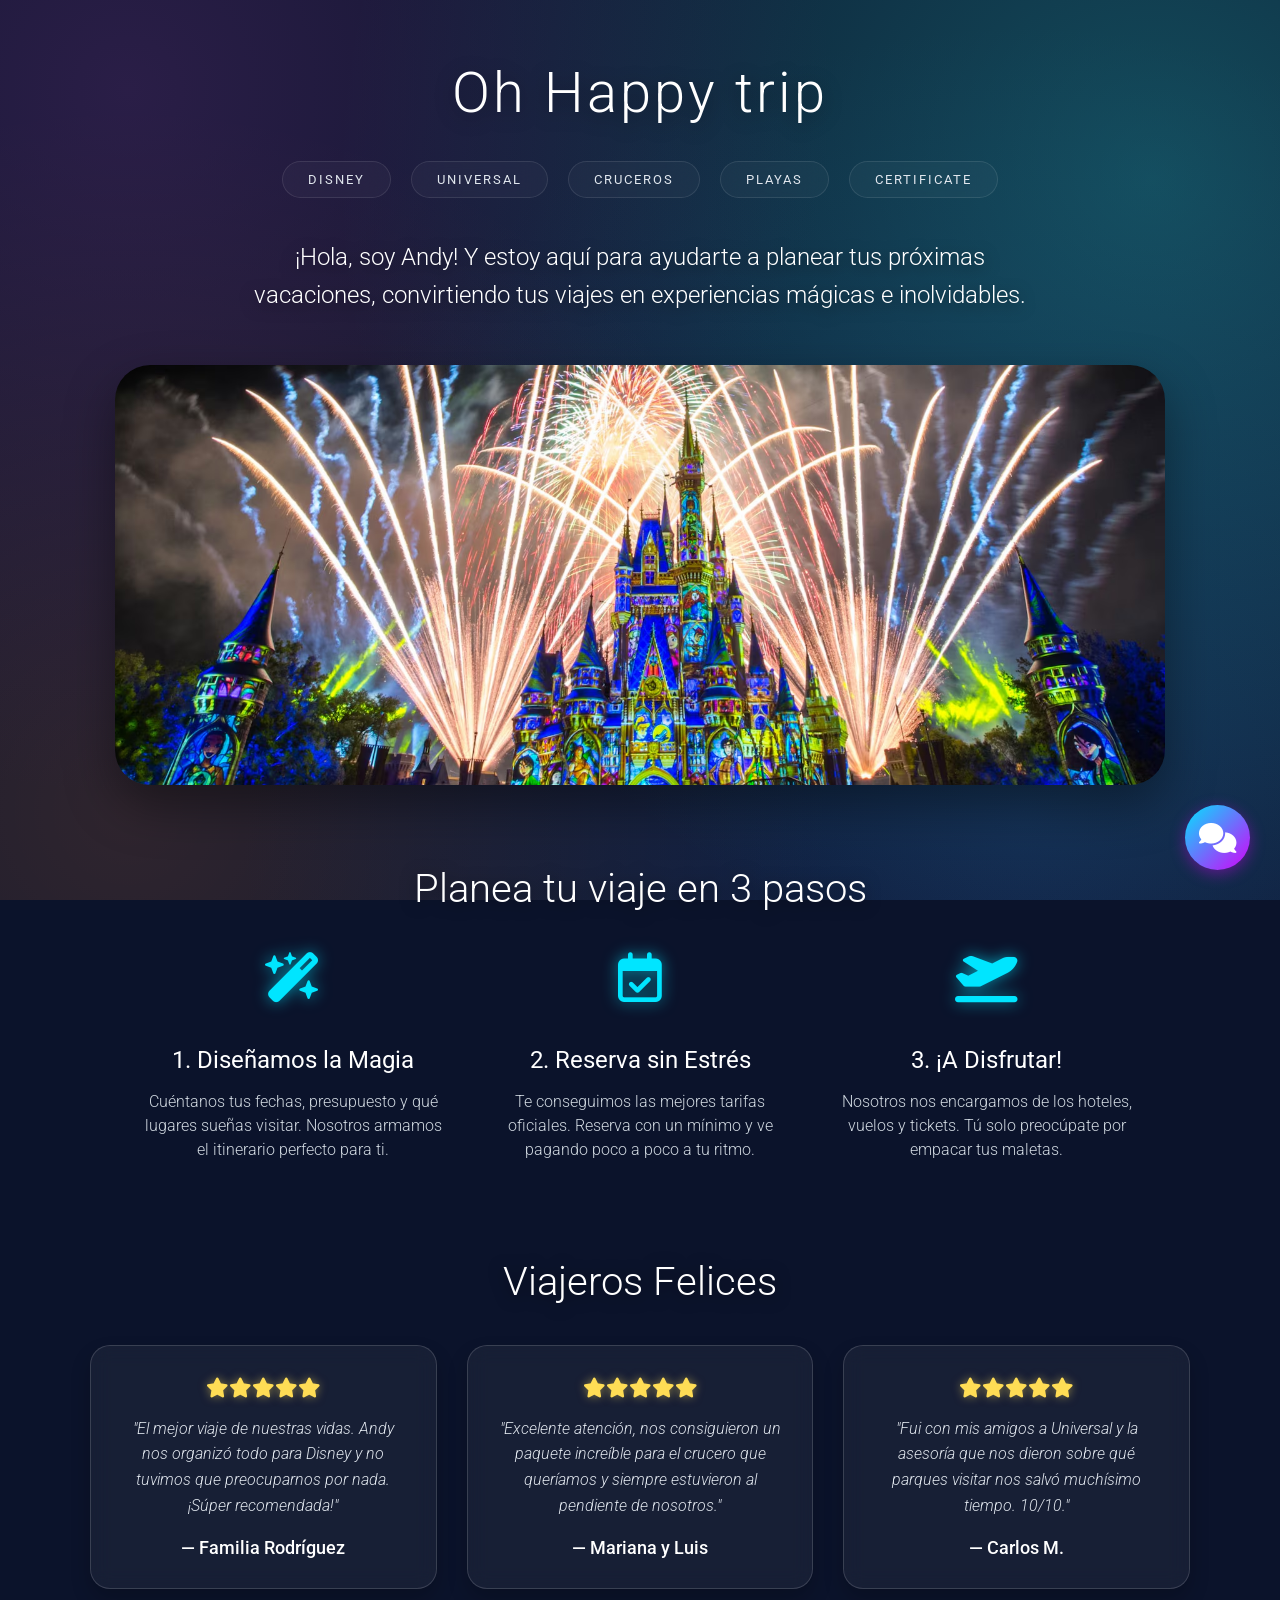
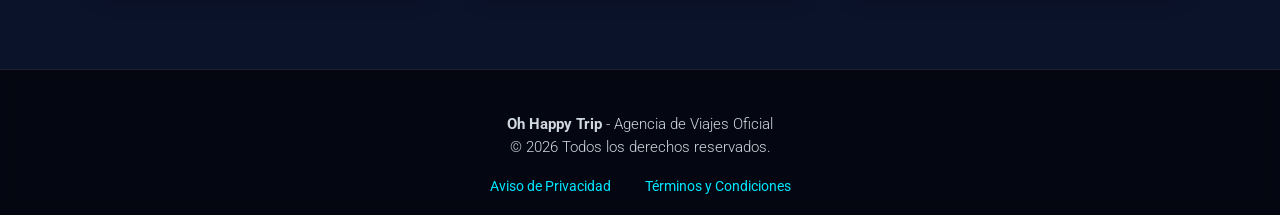
<file: index.html>
<!DOCTYPE html>
<html lang="es">
  <head>
    <meta charset="UTF-8" />
    <meta name="viewport" content="width=device-width, initial-scale=1.0" />
    <title>Oh happytrip</title>
    <link rel="stylesheet" href="https://cdnjs.cloudflare.com/ajax/libs/font-awesome/6.4.0/css/all.min.css" />
    <link rel="preconnect" href="https://fonts.googleapis.com" />
    <link rel="preconnect" href="https://fonts.gstatic.com" crossorigin />
    <link href="https://fonts.googleapis.com/css2?family=Roboto:ital,wght@0,100..900;1,100..900&display=swap" rel="stylesheet" />
    <link href="static/css/style.css" rel="stylesheet" />
  </head>
  <body class="fondo">
    
    <div class="fuegos-artificiales">
      <div class="fuego" style="left: 20%; animation-delay: 0s;"></div>
      <div class="fuego" style="left: 50%; animation-delay: 1.5s;"></div>
      <div class="fuego" style="left: 80%; animation-delay: 0.8s;"></div>
      <div class="fuego" style="left: 35%; animation-delay: 2.2s;"></div>
    </div>

    <!-- HEADER -->
    <div class="estiloHeader">
      <a href="/" class="header-btn"><h1>Oh Happy trip</h1></a>
      <div class="botones-nav">
        <a href="/disney.html" class="estilos"> Disney </a>
        <a href="/universal.html" class="estilos">Universal</a>
        <a href="/cruceros.html" class="estilos"> Cruceros </a>
        <a href="/playas.html" class="estilos"> Playas </a>
        <a href="/certificate.html" class="estilos"> Certificate </a>
      </div>
    </div>

    <!-- TEXTO DE BIENVENIDA (Flotante y elegante) -->
    <div class="caja-texto">
      <p>
        ¡Hola, soy Andy! Y estoy aquí para ayudarte a planear tus próximas vacaciones,
        convirtiendo tus viajes en experiencias mágicas e inolvidables.
      </p>
    </div>

    <!-- CARRUSEL -->
    <div class="carrusel-contenedor">
      <div class="carrusel-fotos">
        <img src="static\img\fireworks.avif" alt="Castillo Disney">
        <img src="static\img\hogwarts.png" alt="Viaje Hogwarts">
        <img src="static\img\crucero-carru.webp" alt="Viaje Crucero">
        <img src="static\img\playa.webp" alt="Castillo Disney">
      </div>
    </div>

<!-- SECCIÓN: ¿CÓMO FUNCIONA? -->
    <h2 class="seccion-titulo">Planea tu viaje en 3 pasos</h2>
    <div class="contenedor-pasos">
      <div class="paso">
        <i class="fa-solid fa-wand-magic-sparkles"></i>
        <h3>1. Diseñamos la Magia</h3>
        <p>Cuéntanos tus fechas, presupuesto y qué lugares sueñas visitar. Nosotros armamos el itinerario perfecto para ti.</p>
      </div>
      <div class="paso">
        <i class="fa-regular fa-calendar-check"></i>
        <h3>2. Reserva sin Estrés</h3>
        <p>Te conseguimos las mejores tarifas oficiales. Reserva con un mínimo y ve pagando poco a poco a tu ritmo.</p>
      </div>
      <div class="paso">
        <i class="fa-solid fa-plane-departure"></i>
        <h3>3. ¡A Disfrutar!</h3>
        <p>Nosotros nos encargamos de los hoteles, vuelos y tickets. Tú solo preocúpate por empacar tus maletas.</p>
      </div>
    </div>

    <!-- SECCIÓN: TESTIMONIOS -->
    <h2 class="seccion-titulo">Viajeros Felices</h2>
    <div class="contenedor-testimonios">
      <div class="testimonio">
        <div class="estrellas">
          <i class="fa-solid fa-star"></i><i class="fa-solid fa-star"></i><i class="fa-solid fa-star"></i><i class="fa-solid fa-star"></i><i class="fa-solid fa-star"></i>
        </div>
        <p>"El mejor viaje de nuestras vidas. Andy nos organizó todo para Disney y no tuvimos que preocuparnos por nada. ¡Súper recomendada!"</p>
        <h4>— Familia Rodríguez</h4>
      </div>
      
      <div class="testimonio">
        <div class="estrellas">
          <i class="fa-solid fa-star"></i><i class="fa-solid fa-star"></i><i class="fa-solid fa-star"></i><i class="fa-solid fa-star"></i><i class="fa-solid fa-star"></i>
        </div>
        <p>"Excelente atención, nos consiguieron un paquete increíble para el crucero que queríamos y siempre estuvieron al pendiente de nosotros."</p>
        <h4>— Mariana y Luis</h4>
      </div>

      <div class="testimonio">
        <div class="estrellas">
          <i class="fa-solid fa-star"></i><i class="fa-solid fa-star"></i><i class="fa-solid fa-star"></i><i class="fa-solid fa-star"></i><i class="fa-solid fa-star"></i>
        </div>
        <p>"Fui con mis amigos a Universal y la asesoría que nos dieron sobre qué parques visitar nos salvó muchísimo tiempo. 10/10."</p>
        <h4>— Carlos M.</h4>
      </div>
    </div>

   <!-- MENÚ FLOTANTE EXPANDIBLE -->
    <div class="menu-flotante">
      
      <!-- Botón principal (Siempre visible) -->
      <div class="btn-flotante-principal">
        <i class="fa-solid fa-comments"></i>
      </div>
      
      <!-- Redes que salen hacia arriba al pasar el mouse -->
      <div class="redes-ocultas">
        <a href="https://api.whatsapp.com/send?phone=525519647258" target="_blank" class="btn-flotante-red wa" title="WhatsApp"><i class="fa-brands fa-whatsapp"></i></a>
        <a href="https://instagram.com/andylugoh.happytrip" target="_blank" class="btn-flotante-red ig" title="Instagram"><i class="fa-brands fa-instagram"></i></a>
        <a href="https://tiktok.com/@andylugohappytrip" target="_blank" class="btn-flotante-red tk" title="TikTok"><i class="fa-brands fa-tiktok"></i></a>
        <a href="https://www.facebook.com/share/14GoXGc35Pu/?mibextid=wwXIfr" target="_blank" class="btn-flotante-red fb" title="Facebook"><i class="fa-brands fa-facebook-f"></i></a>
        <a href="https://www.youtube.com/@andrealugoh.happytrip" target="_blank" class="btn-flotante-red yt" title="YouTube"><i class="fa-brands fa-youtube"></i></a>
      </div>
      
    </div>
    <footer class="footer-elegante">
      <p><strong>Oh Happy Trip</strong> - Agencia de Viajes Oficial</p>
      <p>© 2026 Todos los derechos reservados.</p>
      <div class="footer-enlaces">
        <a href="#">Aviso de Privacidad</a>
        <a href="#">Términos y Condiciones</a>
        
      </div>
    </footer>
    <!-- SCRIPTS -->
    <script>
      document.addEventListener("mousemove", function(e) {
        if (Math.random() > 0.4) {
          let chispa = document.createElement("span");
          chispa.className = "chispa-magica";
          chispa.style.left = e.clientX + "px";
          chispa.style.top = e.clientY + "px";
          chispa.style.setProperty("--tx", (Math.random() - 0.5) * 60 + "px");
          chispa.style.setProperty("--ty", (Math.random() * 60) + 20 + "px");
          document.body.appendChild(chispa);
          setTimeout(() => { chispa.remove(); }, 800);
        }
      });

      document.addEventListener("click", function(e) {
        let explosion = document.createElement("div");
        explosion.className = "explosion-click";
        explosion.style.left = e.clientX + "px";
        explosion.style.top = e.clientY + "px";
        document.body.appendChild(explosion);
        setTimeout(() => { explosion.remove(); }, 800);
      });
    </script>
  </body>
</html>
</file>
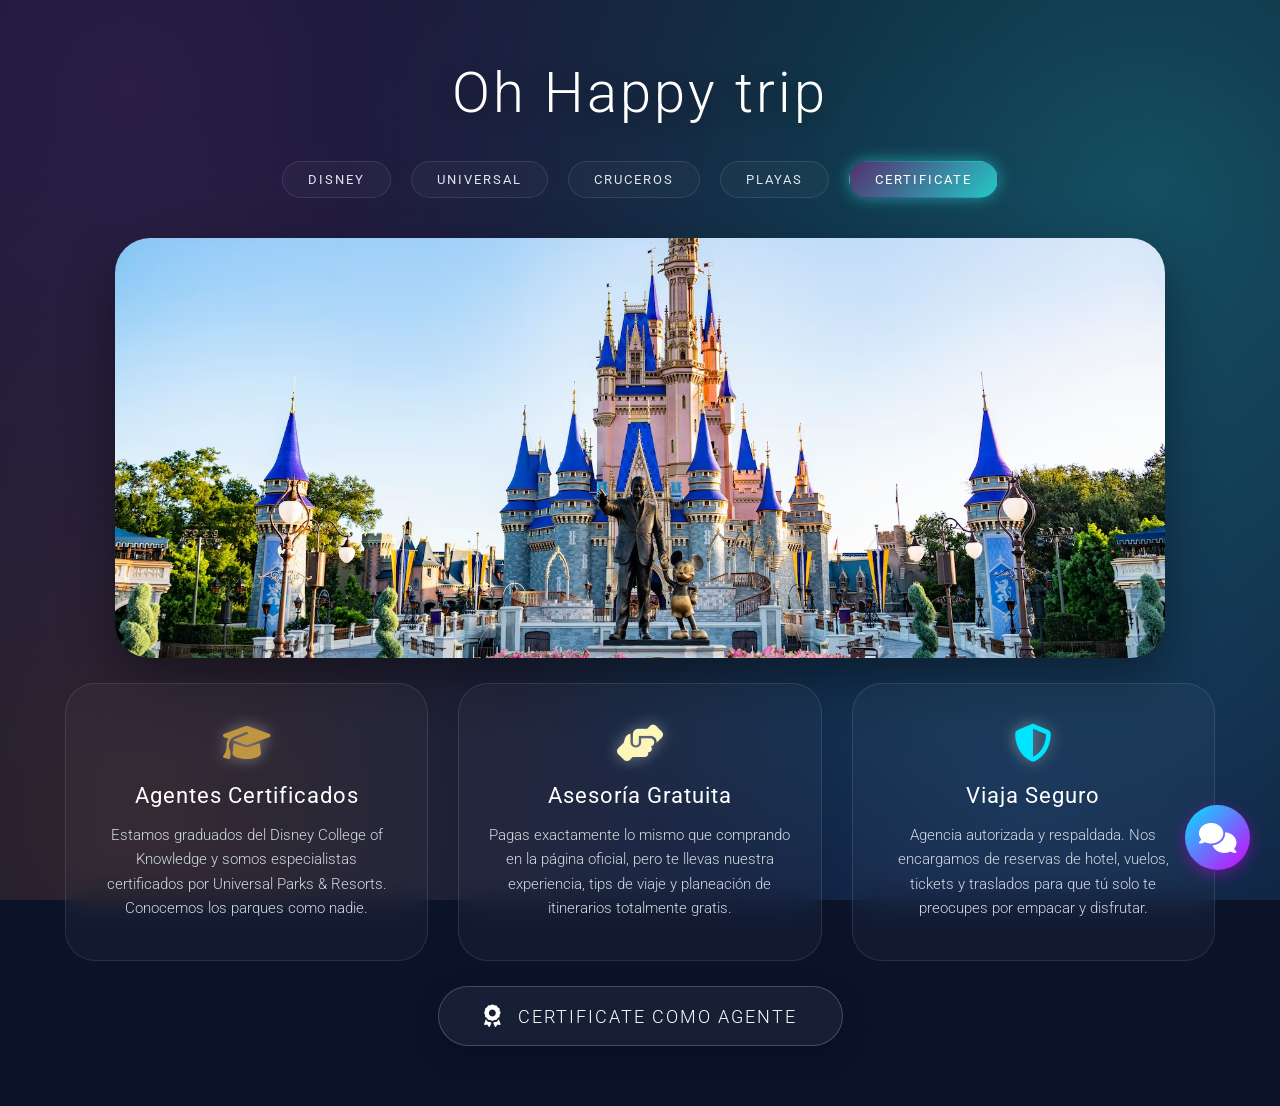
<file: certificate.html>
<!DOCTYPE html>
<html lang="es">
<head>
    <meta charset="UTF-8">
    <meta name="viewport" content="width=device-width, initial-scale=1.0">
    <title>Certificate - Oh Happy trip</title>
    
    <link rel="stylesheet" href="https://cdnjs.cloudflare.com/ajax/libs/font-awesome/6.4.0/css/all.min.css" />
    <link rel="preconnect" href="https://fonts.googleapis.com" />
    <link rel="preconnect" href="https://fonts.gstatic.com" crossorigin />
    <link href="https://fonts.googleapis.com/css2?family=Roboto:ital,wght@0,100..900;1,100..900&display=swap" rel="stylesheet" />
    <link href="static/css/style.css" rel="stylesheet" />
</head>
<body class="fondo">

    <!-- EFECTO FUEGOS ARTIFICIALES -->
    <div class="fuegos-artificiales">
      <div class="fuego" style="left: 20%; animation-delay: 0s;"></div>
      <div class="fuego" style="left: 50%; animation-delay: 1.5s;"></div>
      <div class="fuego" style="left: 80%; animation-delay: 0.8s;"></div>
      <div class="fuego" style="left: 35%; animation-delay: 2.2s;"></div>
    </div>
    
    <!-- HEADER CENTRADO -->
    <div class="estiloHeader">
      <a href="/" class="header-btn"><h1>Oh Happy trip</h1></a>
      
      <div class="botones-nav">
        <a href="/disney.html" class="estilos"> Disney </a>
        <a href="/universal.html" class="estilos">Universal</a>
        <a href="/cruceros.html" class="estilos"> Cruceros </a>
        <a href="/playas.html" class="estilos"> Playas </a>
        <!-- Pestaña Activa -->
        <a href="/certificate.html" class="estilos" style="background: linear-gradient(135deg, rgba(89, 46, 113, 0.95), rgba(38, 208, 206, 0.95)); border-color: transparent; color: white; box-shadow: 0 0 15px rgba(38, 208, 206, 0.6);"> Certificate </a>
      </div>
    </div>

    <!-- CARRUSEL -->
    <div class="carrusel-contenedor">
      <div class="carrusel-fotos">
        <img src="static\img\MK.avif" alt="Magic Kingdom">
        <img src="static\img\uni-stdios.webp" alt="Epic Universe">
        <img src="static\img\crucero1.webp" alt="Crucero 1">
        <img src="static\img\playa-barco.webp" alt="Playa y barco">
        <img src="static\img\MK.avif" alt="Magic Kingdom">
      </div>
    </div>

    <!-- INFORMACIÓN CERTIFICADOS -->
    <div class="contenedor-tarjetas">
      <div class="tarjeta-info">
        <i class="fa-solid fa-graduation-cap" style="color: #BF953F;"></i>
        <h3>Agentes Certificados</h3>
        <p>Estamos graduados del Disney College of Knowledge y somos especialistas certificados por Universal Parks & Resorts. Conocemos los parques como nadie.</p>
      </div>
      
      <div class="tarjeta-info">
        <i class="fa-solid fa-handshake-angle" style="color: #FCF6BA;"></i>
        <h3>Asesoría Gratuita</h3>
        <p>Pagas exactamente lo mismo que comprando en la página oficial, pero te llevas nuestra experiencia, tips de viaje y planeación de itinerarios totalmente gratis.</p>
      </div>

      <div class="tarjeta-info">
        <i class="fa-solid fa-shield-halved" style="color: #00e5ff;"></i>
        <h3>Viaja Seguro</h3>
        <p>Agencia autorizada y respaldada. Nos encargamos de reservas de hotel, vuelos, tickets y traslados para que tú solo te preocupes por empacar y disfrutar.</p>
      </div>
    </div> <!-- ESTE ES EL DIV QUE FALTABA -->
   
    <!-- BOTÓN DE ACCIÓN ELEGANTE -->
    <div style="display: flex; justify-content: center; margin: 20px 0 60px 0; position: relative; z-index: 10;">
      <a href="https://linktr.ee/Andylugoh.happytrip" target="_blank" class="btn-cotizar certificado">
        <i class="fa-solid fa-award"></i> Certificate como Agente
      </a>
    </div>

    <!-- CÓDIGO JAVASCRIPT PARA EFECTOS DEL MOUSE -->
    <script>
      // 1. POLVO DE TINKERBELL AL MOVER EL MOUSE
      document.addEventListener("mousemove", function(e) {
        if (Math.random() > 0.4) {
          let chispa = document.createElement("span");
          chispa.className = "chispa-magica";
          chispa.style.left = e.clientX + "px";
          chispa.style.top = e.clientY + "px";
          
          let tx = (Math.random() - 0.5) * 60 + "px"; 
          let ty = (Math.random() * 60) + 20 + "px";  
          chispa.style.setProperty("--tx", tx);
          chispa.style.setProperty("--ty", ty);
          
          document.body.appendChild(chispa);
          
          setTimeout(() => {
            chispa.remove();
          }, 800);
        }
      });

      // 2. FUEGO ARTIFICIAL AL HACER CLIC
      document.addEventListener("click", function(e) {
        let explosion = document.createElement("div");
        explosion.className = "explosion-click";
        
        explosion.style.left = e.clientX + "px";
        explosion.style.top = e.clientY + "px";
        
        document.body.appendChild(explosion);
        
        setTimeout(() => {
          explosion.remove();
        }, 800);
      });
    </script>

    <!-- MENÚ FLOTANTE EXPANDIBLE -->
    <div class="menu-flotante">
      
      <!-- Botón principal (Siempre visible) -->
      <div class="btn-flotante-principal">
        <i class="fa-solid fa-comments"></i>
      </div>
      
      <!-- Redes que salen hacia arriba al pasar el mouse -->
      <div class="redes-ocultas">
        <a href="https://api.whatsapp.com/send?phone=525519647258" target="_blank" class="btn-flotante-red wa" title="WhatsApp"><i class="fa-brands fa-whatsapp"></i></a>
        <a href="https://instagram.com/andylugoh.happytrip" target="_blank" class="btn-flotante-red ig" title="Instagram"><i class="fa-brands fa-instagram"></i></a>
        <a href="https://tiktok.com/@andylugohappytrip" target="_blank" class="btn-flotante-red tk" title="TikTok"><i class="fa-brands fa-tiktok"></i></a>
        <a href="https://www.facebook.com/share/14GoXGc35Pu/?mibextid=wwXIfr" target="_blank" class="btn-flotante-red fb" title="Facebook"><i class="fa-brands fa-facebook-f"></i></a>
        <a href="https://www.youtube.com/@andrealugoh.happytrip" target="_blank" class="btn-flotante-red yt" title="YouTube"><i class="fa-brands fa-youtube"></i></a>
      </div>
      
    </div>
</body> 
</html>
</file>
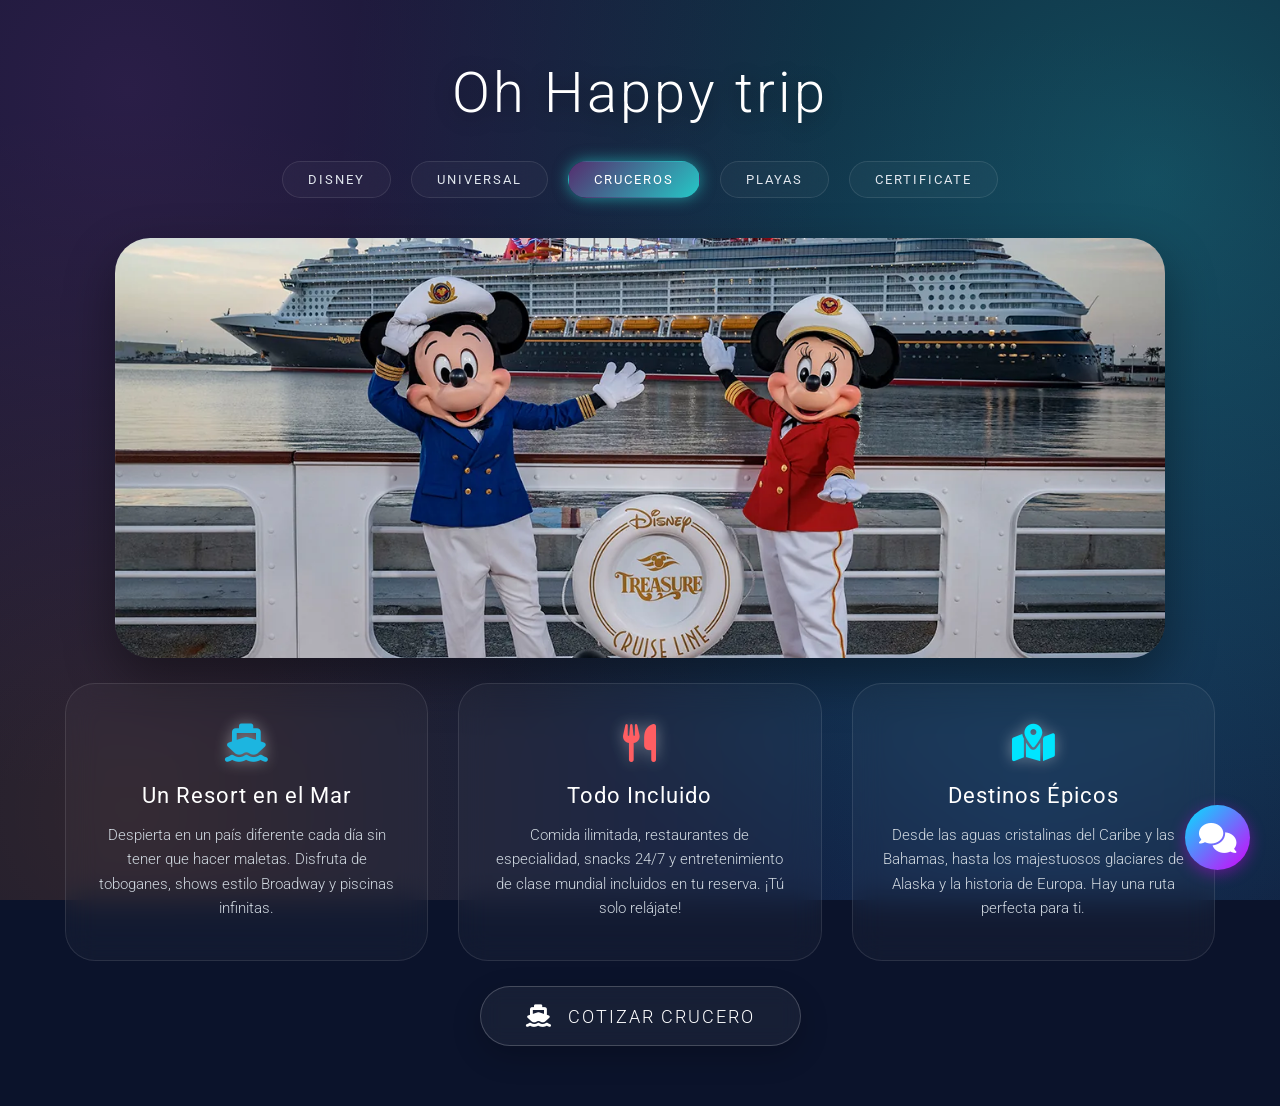
<file: cruceros.html>
<!DOCTYPE html>
<html lang="en">
<head>
  <link rel="stylesheet" href="https://cdnjs.cloudflare.com/ajax/libs/font-awesome/6.4.0/css/all.min.css" />
    <meta charset="UTF-8">
    <meta name="viewport" content="width=device-width, initial-scale=1.0">
    <title>Cruceros - Oh Happy trip</title>
    <link rel="preconnect" href="https://fonts.googleapis.com" />
    <link rel="preconnect" href="https://fonts.gstatic.com" crossorigin />
    <link href="https://fonts.googleapis.com/css2?family=Roboto:ital,wght@0,100..900;1,100..900&display=swap" rel="stylesheet" />
    <link href="static/css/style.css" rel="stylesheet" />
</head>
<body class="fondo">

    <!-- EFECTO FUEGOS ARTIFICIALES -->
    <div class="fuegos-artificiales">
      <div class="fuego" style="left: 20%; animation-delay: 0s;"></div>
      <div class="fuego" style="left: 50%; animation-delay: 1.5s;"></div>
      <div class="fuego" style="left: 80%; animation-delay: 0.8s;"></div>
      <div class="fuego" style="left: 35%; animation-delay: 2.2s;"></div>
    </div>
    
    <!-- HEADER CENTRADO -->
    <div class="estiloHeader">
      <a href="/" class="header-btn"><h1>Oh Happy trip</h1></a>
      
      <div class="botones-nav">
        <a href="/disney.html" class="estilos"> Disney </a>
        <a href="/universal.html" class="estilos">Universal</a>
        <!-- Pestaña Activa -->
        <a href="/cruceros.html" class="estilos" style="background: linear-gradient(135deg, rgba(89, 46, 113, 0.95), rgba(38, 208, 206, 0.95)); border-color: transparent; color: white; box-shadow: 0 0 15px rgba(38, 208, 206, 0.6);"> Cruceros </a>
        <a href="/playas.html" class="estilos"> Playas </a>
        <a href="/certificate.html" class="estilos"> Certificate </a>
      </div>
    </div>

    <!-- CARRUSEL -->
    <div class="carrusel-contenedor">
      <div class="carrusel-fotos">
        <img src="static\img\crucero1.webp" alt="Crucero 1">
        <img src="static\img\crucero2.png" alt="Crucero 2">
        <img src="static\img\crucero3.png" alt="Crucero 3">
        <img src="static\img\crucero4.png" alt="Crucero 4">
        <img src="static\img\crucero1.webp" alt="Crucero 1">
      </div>
    </div>

    <!-- INFORMACIÓN CRUCEROS -->
    <div class="contenedor-tarjetas">
      <div class="tarjeta-info">
        <i class="fa-solid fa-ship" style="color: #1cb5e0;"></i>
        <h3>Un Resort en el Mar</h3>
        <p>Despierta en un país diferente cada día sin tener que hacer maletas. Disfruta de toboganes, shows estilo Broadway y piscinas infinitas.</p>
      </div>
      
      <div class="tarjeta-info">
        <i class="fa-solid fa-utensils" style="color: #ff5e62;"></i>
        <h3>Todo Incluido</h3>
        <p>Comida ilimitada, restaurantes de especialidad, snacks 24/7 y entretenimiento de clase mundial incluidos en tu reserva. ¡Tú solo relájate!</p>
      </div>

      <div class="tarjeta-info">
        <i class="fa-solid fa-map-location-dot" style="color: #00e5ff;"></i>
        <h3>Destinos Épicos</h3>
        <p>Desde las aguas cristalinas del Caribe y las Bahamas, hasta los majestuosos glaciares de Alaska y la historia de Europa. Hay una ruta perfecta para ti.</p>
      </div>
    </div>

      
   <!-- BOTÓN DE ACCIÓN ELEGANTE -->
    <div style="display: flex; justify-content: center; margin: 20px 0 60px 0; position: relative; z-index: 10;">
      <a href="https://docs.google.com/forms/d/e/1FAIpQLSdf3dvMC5DBGI3zLefC6psZLJ0DUtiE0xWj7gW1Pk5vEeoTQA/viewform" target="_blank" class="btn-cotizar cruceros">
        <i class="fa-solid fa-ship"></i> Cotizar Crucero
      </a>
    </div>
<!-- CÓDIGO JAVASCRIPT PARA EL POLVO DE TINKERBELL -->
    <script>
      document.addEventListener("mousemove", function(e) {
        // Generamos una chispa solo algunas veces para no saturar la página y que se vea natural
        if (Math.random() > 0.4) {
          let chispa = document.createElement("span");
          chispa.className = "chispa-magica";
          
          // Coloca la chispa exactamente en la punta del mouse
          chispa.style.left = e.clientX + "px";
          chispa.style.top = e.clientY + "px";
          
          // Calcula una dirección aleatoria para que el polvo "caiga" y se esparza
          let tx = (Math.random() - 0.5) * 60 + "px"; // Movimiento a los lados
          let ty = (Math.random() * 60) + 20 + "px";  // Movimiento hacia abajo por gravedad
          chispa.style.setProperty("--tx", tx);
          chispa.style.setProperty("--ty", ty);
          
          // Dibuja la chispa en la pantalla
          document.body.appendChild(chispa);
          
          // Borra la chispa después de 800 milisegundos (cuando termina su animación)
          setTimeout(() => {
            chispa.remove();
          }, 800);
        }
      });
    </script>
    <!-- CÓDIGO JAVASCRIPT PARA EFECTOS DEL MOUSE -->
    <script>
      // 1. POLVO DE TINKERBELL AL MOVER EL MOUSE
      document.addEventListener("mousemove", function(e) {
        if (Math.random() > 0.4) {
          let chispa = document.createElement("span");
          chispa.className = "chispa-magica";
          chispa.style.left = e.clientX + "px";
          chispa.style.top = e.clientY + "px";
          
          let tx = (Math.random() - 0.5) * 60 + "px"; 
          let ty = (Math.random() * 60) + 20 + "px";  
          chispa.style.setProperty("--tx", tx);
          chispa.style.setProperty("--ty", ty);
          
          document.body.appendChild(chispa);
          
          setTimeout(() => {
            chispa.remove();
          }, 800);
        }
      });

      // 2. NUEVO: FUEGO ARTIFICIAL AL HACER CLIC
      document.addEventListener("click", function(e) {
        let explosion = document.createElement("div");
        explosion.className = "explosion-click";
        
        // Colocamos la explosión justo en las coordenadas del clic
        explosion.style.left = e.clientX + "px";
        explosion.style.top = e.clientY + "px";
        
        document.body.appendChild(explosion);
        
        // Removemos el elemento después de 800ms (cuando acaba la animación)
        setTimeout(() => {
          explosion.remove();
        }, 800);
      });
    </script>

    <!-- MENÚ FLOTANTE EXPANDIBLE -->
    <div class="menu-flotante">
      
      <!-- Botón principal (Siempre visible) -->
      <div class="btn-flotante-principal">
        <i class="fa-solid fa-comments"></i>
      </div>
      
      <!-- Redes que salen hacia arriba al pasar el mouse -->
      <div class="redes-ocultas">
        <a href="https://api.whatsapp.com/send?phone=525519647258" target="_blank" class="btn-flotante-red wa" title="WhatsApp"><i class="fa-brands fa-whatsapp"></i></a>
        <a href="https://instagram.com/andylugoh.happytrip" target="_blank" class="btn-flotante-red ig" title="Instagram"><i class="fa-brands fa-instagram"></i></a>
        <a href="https://tiktok.com/@andylugohappytrip" target="_blank" class="btn-flotante-red tk" title="TikTok"><i class="fa-brands fa-tiktok"></i></a>
        <a href="https://www.facebook.com/share/14GoXGc35Pu/?mibextid=wwXIfr" target="_blank" class="btn-flotante-red fb" title="Facebook"><i class="fa-brands fa-facebook-f"></i></a>
        <a href="https://www.youtube.com/@andrealugoh.happytrip" target="_blank" class="btn-flotante-red yt" title="YouTube"><i class="fa-brands fa-youtube"></i></a>
      </div>
      
    </div>
  </body> <!-- Aquí termina tu documento -->
  </body> <!-- Aquí termina tu documento -->
</html>

</body>
</html>
</file>
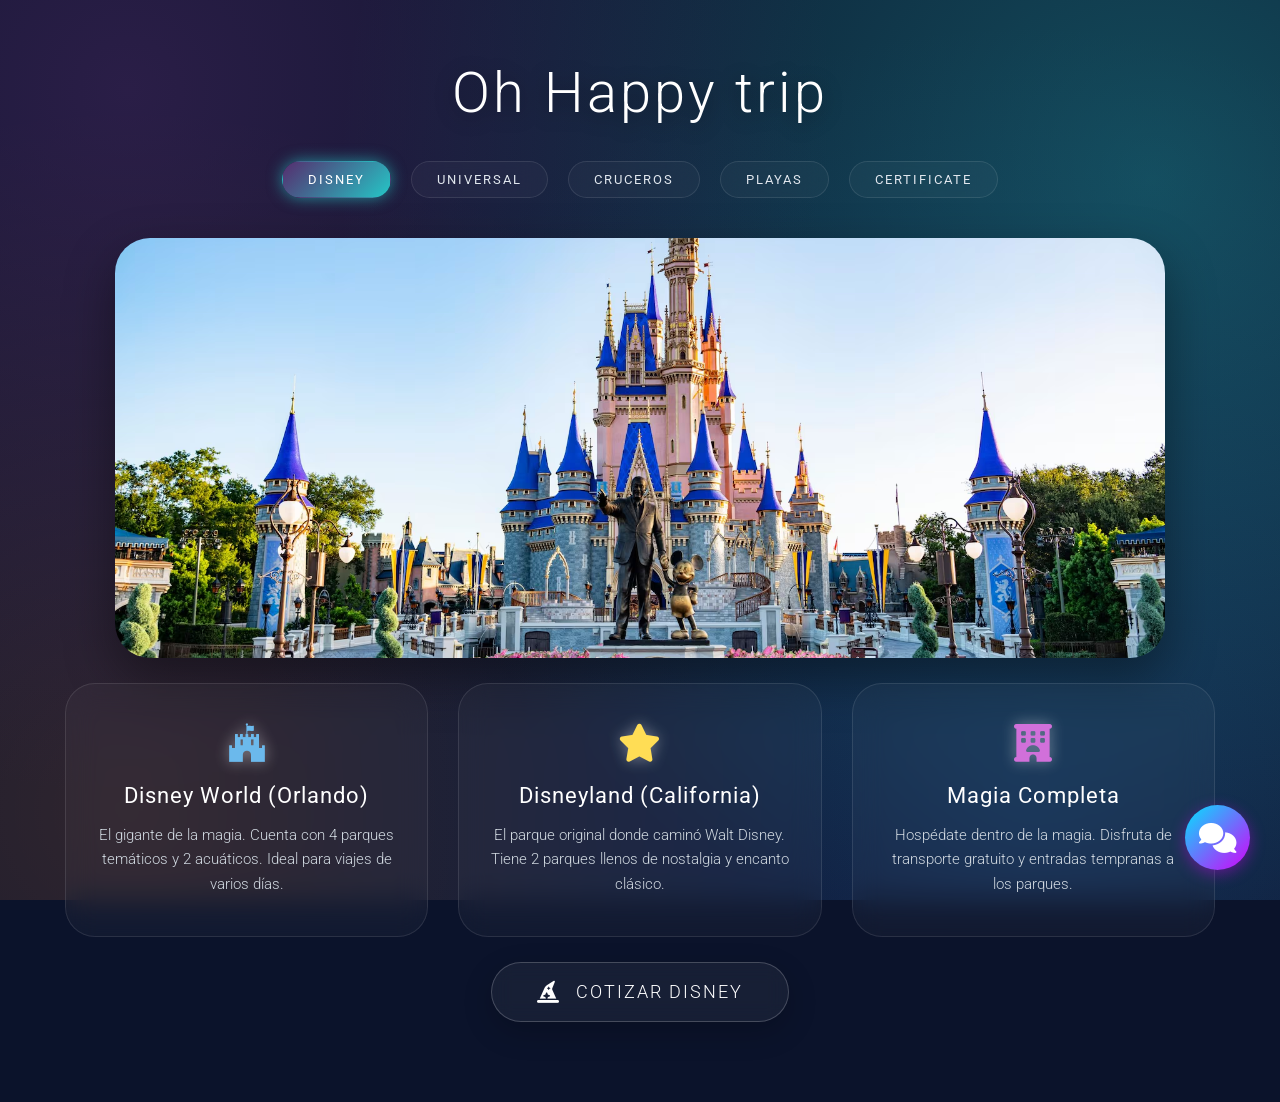
<file: disney.html>
<!DOCTYPE html>
<html lang="es">
<head>
    <meta charset="UTF-8">
    <meta name="viewport" content="width=device-width, initial-scale=1.0">
    <title>Disney - Oh Happy trip</title>
    <link rel="stylesheet" href="https://cdnjs.cloudflare.com/ajax/libs/font-awesome/6.4.0/css/all.min.css" />
    <link rel="preconnect" href="https://fonts.googleapis.com" />
    <link rel="preconnect" href="https://fonts.gstatic.com" crossorigin />
    <link href="https://fonts.googleapis.com/css2?family=Roboto:ital,wght@0,100..900;1,100..900&display=swap" rel="stylesheet" />
    <link href="static/css/style.css" rel="stylesheet" />
</head>
<body class="fondo">
    
    <div class="fuegos-artificiales">
      <div class="fuego" style="left: 20%; animation-delay: 0s;"></div>
      <div class="fuego" style="left: 50%; animation-delay: 1.5s;"></div>
      <div class="fuego" style="left: 80%; animation-delay: 0.8s;"></div>
      <div class="fuego" style="left: 35%; animation-delay: 2.2s;"></div>
    </div>

    <!-- HEADER -->
    <div class="estiloHeader">
      <a href="/" class="header-btn"><h1>Oh Happy trip</h1></a>
      <div class="botones-nav">
        <a href="/disney.html" class="estilos" style="background: linear-gradient(135deg, rgba(89, 46, 113, 0.95), rgba(38, 208, 206, 0.95)); border-color: transparent; color: white; box-shadow: 0 0 15px rgba(38, 208, 206, 0.6);"> Disney </a>
        <a href="/universal.html" class="estilos">Universal</a>
        <a href="/cruceros.html" class="estilos"> Cruceros </a>
        <a href="/playas.html" class="estilos"> Playas </a>
        <a href="/certificate.html" class="estilos"> Certificate </a>
      </div>
    </div>

    <!-- CARRUSEL -->
    <div class="carrusel-contenedor">
      <div class="carrusel-fotos">
        <img src="static\img\MK.avif" alt="Magic Kingdom">
        <img src="static\img\Hollywood_studios.jpg" alt="Hollywood Studios">
        <img src="static\img\epcot.avif" alt="Epcot">
        <img src="static\img\AK.jpg" alt="Animal Kingdom">
        <img src="static\img\MK.avif" alt="Magic Kingdom">
      </div>
    </div>

    <!-- TARJETAS -->
    <div class="contenedor-tarjetas">
      <div class="tarjeta-info">
        <i class="fa-brands fa-fort-awesome" style="color: #6bb9ec;"></i>
        <h3>Disney World (Orlando)</h3>
        <p>El gigante de la magia. Cuenta con 4 parques temáticos y 2 acuáticos. Ideal para viajes de varios días.</p>
      </div>
      <div class="tarjeta-info">
        <i class="fa-solid fa-star" style="color: #ffdd55;"></i>
        <h3>Disneyland (California)</h3>
        <p>El parque original donde caminó Walt Disney. Tiene 2 parques llenos de nostalgia y encanto clásico.</p>
      </div>
      <div class="tarjeta-info">
        <i class="fa-solid fa-hotel" style="color: #d170da;"></i>
        <h3>Magia Completa</h3>
        <p>Hospédate dentro de la magia. Disfruta de transporte gratuito y entradas tempranas a los parques.</p>
      </div>
    </div>

    <!-- BOTÓN -->
    <div style="display: flex; justify-content: center; margin: 0 0 80px 0; position: relative; z-index: 10;">
      <a href="https://docs.google.com/forms/d/1jw-H-l55k00QfMgiX-eQB4tN_gt27RUaKWCRhgekV5g/edit" target="_blank" class="btn-cotizar disney">
        <i class="fa-solid fa-hat-wizard"></i> Cotizar Disney
      </a>
    </div>
<!-- MENÚ FLOTANTE EXPANDIBLE -->
    <div class="menu-flotante">
      
      <!-- Botón principal (Siempre visible) -->
      <div class="btn-flotante-principal">
        <i class="fa-solid fa-comments"></i>
      </div>
      
      <!-- Redes que salen hacia arriba al pasar el mouse -->
      <div class="redes-ocultas">
        <a href="https://api.whatsapp.com/send?phone=525519647258" target="_blank" class="btn-flotante-red wa" title="WhatsApp"><i class="fa-brands fa-whatsapp"></i></a>
        <a href="https://instagram.com/andylugoh.happytrip" target="_blank" class="btn-flotante-red ig" title="Instagram"><i class="fa-brands fa-instagram"></i></a>
        <a href="https://tiktok.com/@andylugohappytrip" target="_blank" class="btn-flotante-red tk" title="TikTok"><i class="fa-brands fa-tiktok"></i></a>
        <a href="https://www.facebook.com/share/14GoXGc35Pu/?mibextid=wwXIfr" target="_blank" class="btn-flotante-red fb" title="Facebook"><i class="fa-brands fa-facebook-f"></i></a>
        <a href="https://www.youtube.com/@andrealugoh.happytrip" target="_blank" class="btn-flotante-red yt" title="YouTube"><i class="fa-brands fa-youtube"></i></a>
      </div>
      
    </div>
    <!-- LOS DOS SCRIPTS HASTA ABAJO -->
    <script>
      document.addEventListener("mousemove", function(e) {
        // Generamos una chispa solo algunas veces para no saturar la página y que se vea natural
        if (Math.random() > 0.4) {
          let chispa = document.createElement("span");
          chispa.className = "chispa-magica";
          
          // Coloca la chispa exactamente en la punta del mouse
          chispa.style.left = e.clientX + "px";
          chispa.style.top = e.clientY + "px";
          
          // Calcula una dirección aleatoria para que el polvo "caiga" y se esparza
          let tx = (Math.random() - 0.5) * 60 + "px"; // Movimiento a los lados
          let ty = (Math.random() * 60) + 20 + "px";  // Movimiento hacia abajo por gravedad
          chispa.style.setProperty("--tx", tx);
          chispa.style.setProperty("--ty", ty);
          
          // Dibuja la chispa en la pantalla
          document.body.appendChild(chispa);
          
          // Borra la chispa después de 800 milisegundos (cuando termina su animación)
          setTimeout(() => {
            chispa.remove();
          }, 800);
        }
      });

      document.addEventListener("mousemove", function(e) {
        if (Math.random() > 0.4) {
          let chispa = document.createElement("span");
          chispa.className = "chispa-magica";
          chispa.style.left = e.clientX + "px";
          chispa.style.top = e.clientY + "px";
          
          let tx = (Math.random() - 0.5) * 60 + "px"; 
          let ty = (Math.random() * 60) + 20 + "px";  
          chispa.style.setProperty("--tx", tx);
          chispa.style.setProperty("--ty", ty);
          
          document.body.appendChild(chispa);
          
          setTimeout(() => {
            chispa.remove();
          }, 800);
        }
      });

      // 2. NUEVO: FUEGO ARTIFICIAL AL HACER CLIC
      document.addEventListener("click", function(e) {
        let explosion = document.createElement("div");
        explosion.className = "explosion-click";
        
        // Colocamos la explosión justo en las coordenadas del clic
        explosion.style.left = e.clientX + "px";
        explosion.style.top = e.clientY + "px";
        
        document.body.appendChild(explosion);
        
        // Removemos el elemento después de 800ms (cuando acaba la animación)
        setTimeout(() => {
          explosion.remove();
        }, 800);
      });
    </script>
</body>
</html>
</file>
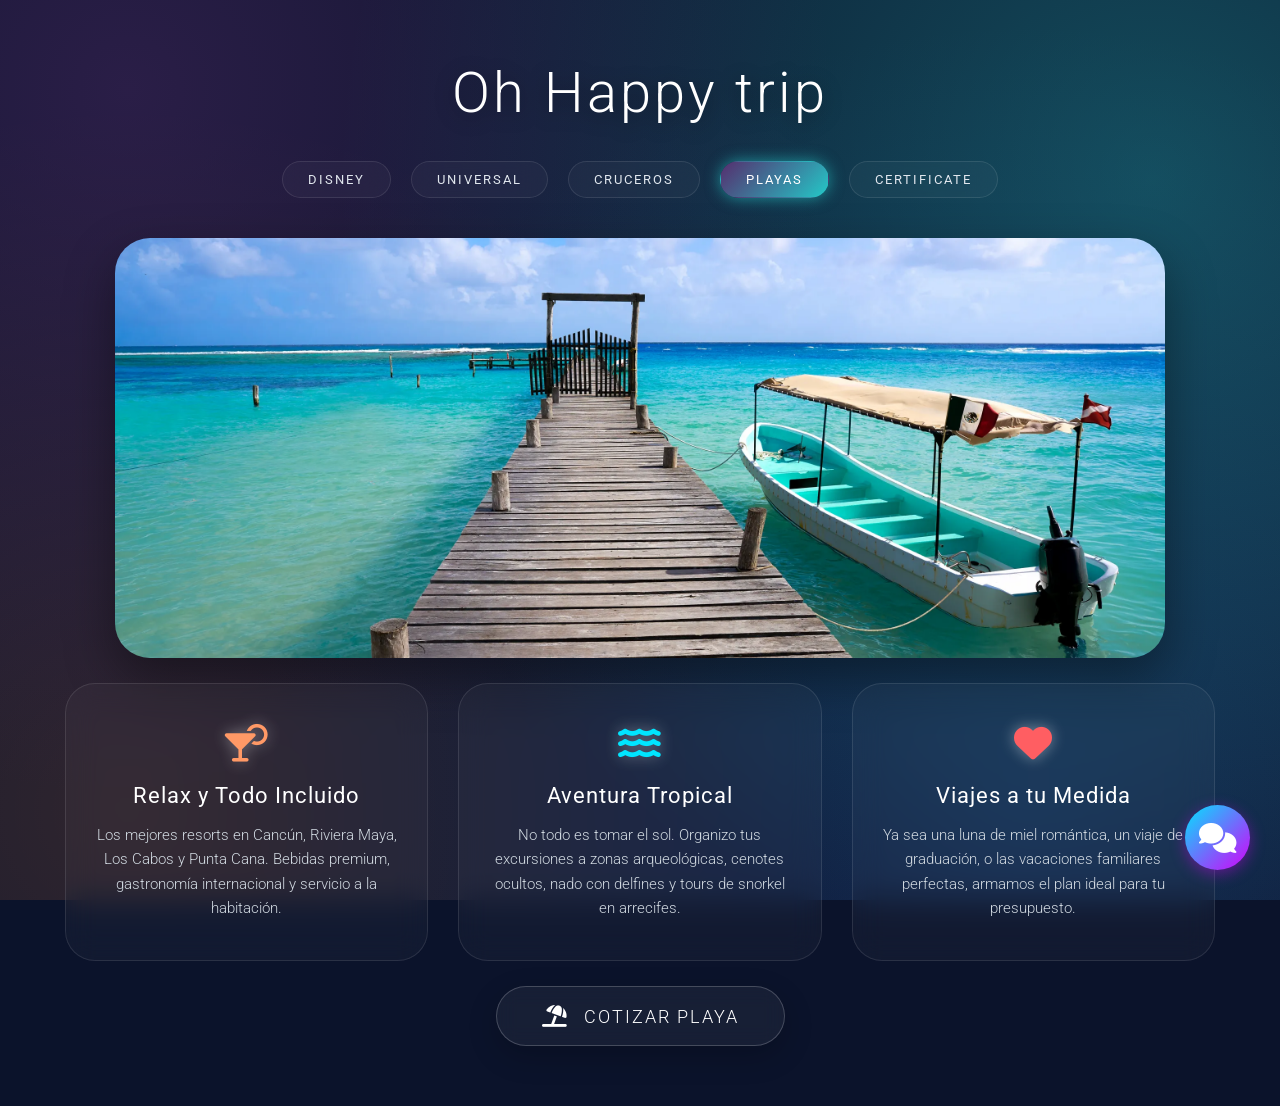
<file: playas.html>
<!DOCTYPE html>
<html lang="en">
<head>
  <link rel="stylesheet" href="https://cdnjs.cloudflare.com/ajax/libs/font-awesome/6.4.0/css/all.min.css" />
    <meta charset="UTF-8">
    <meta name="viewport" content="width=device-width, initial-scale=1.0">
    <title>Playas - Oh Happy trip</title>
    <link rel="preconnect" href="https://fonts.googleapis.com" />
    <link rel="preconnect" href="https://fonts.gstatic.com" crossorigin />
    <link href="https://fonts.googleapis.com/css2?family=Roboto:ital,wght@0,100..900;1,100..900&display=swap" rel="stylesheet" />
    <link href="static/css/style.css" rel="stylesheet" />
</head>
<body class="fondo">

    <!-- EFECTO FUEGOS ARTIFICIALES -->
    <div class="fuegos-artificiales">
      <div class="fuego" style="left: 20%; animation-delay: 0s;"></div>
      <div class="fuego" style="left: 50%; animation-delay: 1.5s;"></div>
      <div class="fuego" style="left: 80%; animation-delay: 0.8s;"></div>
      <div class="fuego" style="left: 35%; animation-delay: 2.2s;"></div>
    </div>
    
    <!-- HEADER CENTRADO -->
    <div class="estiloHeader">
      <a href="/" class="header-btn"><h1>Oh Happy trip</h1></a>
      
      <div class="botones-nav">
        <a href="/disney.html" class="estilos"> Disney </a>
        <a href="/universal.html" class="estilos">Universal</a>
        <a href="/cruceros.html" class="estilos"> Cruceros </a>
        <!-- Pestaña Activa -->
        <a href="/playas.html" class="estilos" style="background: linear-gradient(135deg, rgba(89, 46, 113, 0.95), rgba(38, 208, 206, 0.95)); border-color: transparent; color: white; box-shadow: 0 0 15px rgba(38, 208, 206, 0.6);"> Playas </a>
        <a href="/certificate.html" class="estilos"> Certificate </a>
      </div>
    </div>

    <!-- CARRUSEL -->
    <div class="carrusel-contenedor">
      <div class="carrusel-fotos">
        <img src="static\img\playa-barco.webp" alt="Playa y barco">
        <img src="static\img\xcaret.jpg" alt="Xcaret">
        <img src="static\img\playa-palma.jpg" alt="Playa Palma">
        <img src="static\img\playa-carru.jpg" alt="Playa carrusel">
        <img src="static\img\playa-barco.webp" alt="Playa y barco">
      </div>
    </div>

    <!-- INFORMACIÓN PLAYAS -->
    <div class="contenedor-tarjetas">
      <div class="tarjeta-info">
        <i class="fa-solid fa-martini-glass-citrus" style="color: #ff9966;"></i>
        <h3>Relax y Todo Incluido</h3>
        <p>Los mejores resorts en Cancún, Riviera Maya, Los Cabos y Punta Cana. Bebidas premium, gastronomía internacional y servicio a la habitación.</p>
      </div>
      
      <div class="tarjeta-info">
        <i class="fa-solid fa-water" style="color: #00e5ff;"></i>
        <h3>Aventura Tropical</h3>
        <p>No todo es tomar el sol. Organizo tus excursiones a zonas arqueológicas, cenotes ocultos, nado con delfines y tours de snorkel en arrecifes.</p>
      </div>

      <div class="tarjeta-info">
        <i class="fa-solid fa-heart" style="color: #ff5e62;"></i>
        <h3>Viajes a tu Medida</h3>
        <p>Ya sea una luna de miel romántica, un viaje de graduación, o las vacaciones familiares perfectas, armamos el plan ideal para tu presupuesto.</p>
      </div>
    </div>

    <!-- BOTÓN DE ACCIÓN ELEGANTE -->
    <div style="display: flex; justify-content: center; margin: 20px 0 60px 0; position: relative; z-index: 10;">
      <a href="https://docs.google.com/forms/d/1EWjZT7udQClC9fk71IZ1sOw2eT8fMCg1Src9KdKPdGk/edit?usp=forms_home&ouid=102907267403816279220&ths=true&pli=1" target="_blank" class="btn-cotizar playas">
        <i class="fa-solid fa-umbrella-beach"></i> Cotizar Playa
      </a>
    </div>

<!-- CÓDIGO JAVASCRIPT PARA EL POLVO DE TINKERBELL -->
    <script>
      document.addEventListener("mousemove", function(e) {
        // Generamos una chispa solo algunas veces para no saturar la página y que se vea natural
        if (Math.random() > 0.4) {
          let chispa = document.createElement("span");
          chispa.className = "chispa-magica";
          
          // Coloca la chispa exactamente en la punta del mouse
          chispa.style.left = e.clientX + "px";
          chispa.style.top = e.clientY + "px";
          
          // Calcula una dirección aleatoria para que el polvo "caiga" y se esparza
          let tx = (Math.random() - 0.5) * 60 + "px"; // Movimiento a los lados
          let ty = (Math.random() * 60) + 20 + "px";  // Movimiento hacia abajo por gravedad
          chispa.style.setProperty("--tx", tx);
          chispa.style.setProperty("--ty", ty);
          
          // Dibuja la chispa en la pantalla
          document.body.appendChild(chispa);
          
          // Borra la chispa después de 800 milisegundos (cuando termina su animación)
          setTimeout(() => {
            chispa.remove();
          }, 800);
        }
      });
    </script>
    <!-- CÓDIGO JAVASCRIPT PARA EFECTOS DEL MOUSE -->
    <script>
      // 1. POLVO DE TINKERBELL AL MOVER EL MOUSE
      document.addEventListener("mousemove", function(e) {
        if (Math.random() > 0.4) {
          let chispa = document.createElement("span");
          chispa.className = "chispa-magica";
          chispa.style.left = e.clientX + "px";
          chispa.style.top = e.clientY + "px";
          
          let tx = (Math.random() - 0.5) * 60 + "px"; 
          let ty = (Math.random() * 60) + 20 + "px";  
          chispa.style.setProperty("--tx", tx);
          chispa.style.setProperty("--ty", ty);
          
          document.body.appendChild(chispa);
          
          setTimeout(() => {
            chispa.remove();
          }, 800);
        }
      });

      // 2. NUEVO: FUEGO ARTIFICIAL AL HACER CLIC
      document.addEventListener("click", function(e) {
        let explosion = document.createElement("div");
        explosion.className = "explosion-click";
        
        // Colocamos la explosión justo en las coordenadas del clic
        explosion.style.left = e.clientX + "px";
        explosion.style.top = e.clientY + "px";
        
        document.body.appendChild(explosion);
        
        // Removemos el elemento después de 800ms (cuando acaba la animación)
        setTimeout(() => {
          explosion.remove();
        }, 800);
      });
    </script>

    <!-- MENÚ FLOTANTE EXPANDIBLE -->
    <div class="menu-flotante">
      
      <!-- Botón principal (Siempre visible) -->
      <div class="btn-flotante-principal">
        <i class="fa-solid fa-comments"></i>
      </div>
      
      <!-- Redes que salen hacia arriba al pasar el mouse -->
      <div class="redes-ocultas">
        <a href="https://api.whatsapp.com/send?phone=525519647258" target="_blank" class="btn-flotante-red wa" title="WhatsApp"><i class="fa-brands fa-whatsapp"></i></a>
        <a href="https://instagram.com/andylugoh.happytrip" target="_blank" class="btn-flotante-red ig" title="Instagram"><i class="fa-brands fa-instagram"></i></a>
        <a href="https://tiktok.com/@andylugohappytrip" target="_blank" class="btn-flotante-red tk" title="TikTok"><i class="fa-brands fa-tiktok"></i></a>
        <a href="https://www.facebook.com/share/14GoXGc35Pu/?mibextid=wwXIfr" target="_blank" class="btn-flotante-red fb" title="Facebook"><i class="fa-brands fa-facebook-f"></i></a>
        <a href="https://www.youtube.com/@andrealugoh.happytrip" target="_blank" class="btn-flotante-red yt" title="YouTube"><i class="fa-brands fa-youtube"></i></a>
      </div>
      
    </div>
  </body> <!-- Aquí termina tu documento -->
  </body> <!-- Aquí termina tu documento -->
</html>

</body>
</html>
</file>
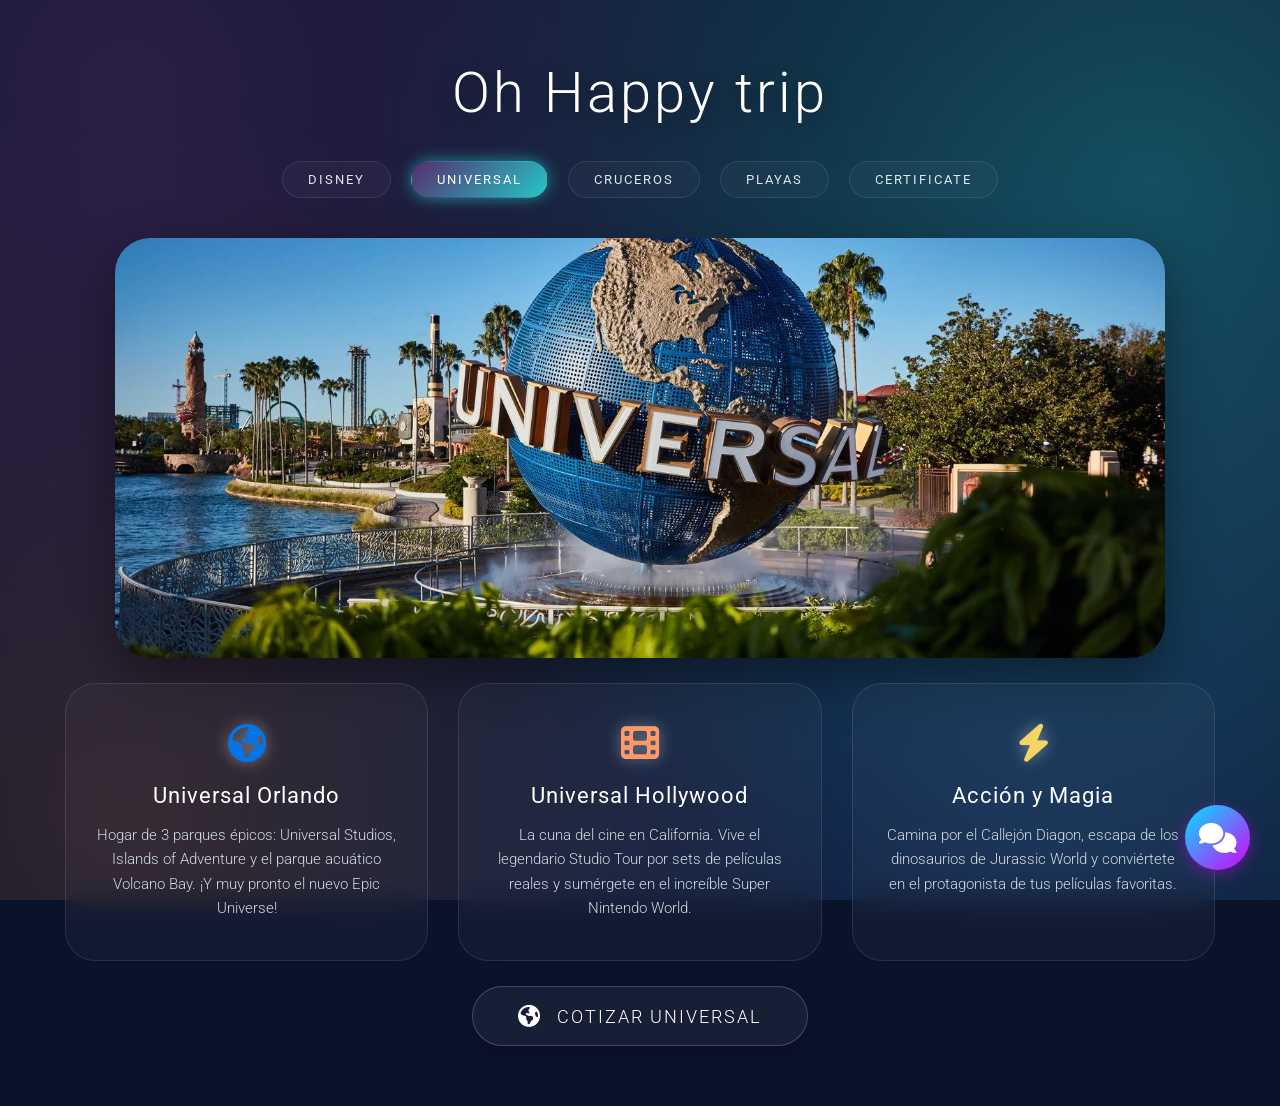
<file: universal.html>
<!DOCTYPE html>
<html lang="en">
<head>
  <link rel="stylesheet" href="https://cdnjs.cloudflare.com/ajax/libs/font-awesome/6.4.0/css/all.min.css" />
    <meta charset="UTF-8">
    <meta name="viewport" content="width=device-width, initial-scale=1.0">
    <title>Universal - Oh Happy trip</title>
    <link rel="preconnect" href="https://fonts.googleapis.com" />
    <link rel="preconnect" href="https://fonts.gstatic.com" crossorigin />
    <link href="https://fonts.googleapis.com/css2?family=Roboto:ital,wght@0,100..900;1,100..900&display=swap" rel="stylesheet" />
    <link href="static/css/style.css" rel="stylesheet" />
</head>
<body class="fondo">

    <!-- EFECTO FUEGOS ARTIFICIALES -->
    <div class="fuegos-artificiales">
      <div class="fuego" style="left: 20%; animation-delay: 0s;"></div>
      <div class="fuego" style="left: 50%; animation-delay: 1.5s;"></div>
      <div class="fuego" style="left: 80%; animation-delay: 0.8s;"></div>
      <div class="fuego" style="left: 35%; animation-delay: 2.2s;"></div>
    </div>
    
    <!-- HEADER CENTRADO -->
    <div class="estiloHeader">
      <a href="/" class="header-btn"><h1>Oh Happy trip</h1></a>
      
      <div class="botones-nav">
        <a href="/disney.html" class="estilos"> Disney </a>
        <!-- Pestaña Activa -->
        <a href="/universal.html" class="estilos" style="background: linear-gradient(135deg, rgba(89, 46, 113, 0.95), rgba(38, 208, 206, 0.95)); border-color: transparent; color: white; box-shadow: 0 0 15px rgba(38, 208, 206, 0.6);">Universal</a>
        <a href="/cruceros.html" class="estilos"> Cruceros </a>
        <a href="/playas.html" class="estilos"> Playas </a>
        <a href="/certificate.html" class="estilos"> Certificate </a>
      </div>
    </div>

    <!-- CARRUSEL -->
    <div class="carrusel-contenedor">
      <div class="carrusel-fotos">
        <img src="static\img\uni-stdios.webp" alt="Epic Universe">
        <img src="static\img\epic.jpg" alt="Universal Studios">
        <img src="static\img\island.png" alt="Islands of Adventure">
        <img src="static\img\volcano.webp" alt="Volcano Bay">
        <img src="static\img\uni-stdios.webp" alt="Epic Universe">
      </div>
    </div>

    <!-- INFORMACIÓN UNIVERSAL -->
    <div class="contenedor-tarjetas">
      <div class="tarjeta-info">
        <i class="fa-solid fa-earth-americas" style="color: #0575E6;"></i>
        <h3>Universal Orlando</h3>
        <p>Hogar de 3 parques épicos: Universal Studios, Islands of Adventure y el parque acuático Volcano Bay. ¡Y muy pronto el nuevo Epic Universe!</p>
      </div>
      
      <div class="tarjeta-info">
        <i class="fa-solid fa-film" style="color: #ff9966;"></i>
        <h3>Universal Hollywood</h3>
        <p>La cuna del cine en California. Vive el legendario Studio Tour por sets de películas reales y sumérgete en el increíble Super Nintendo World.</p>
      </div>

      <div class="tarjeta-info">
        <i class="fa-solid fa-bolt" style="color: #f6d365;"></i>
        <h3>Acción y Magia</h3>
        <p>Camina por el Callejón Diagon, escapa de los dinosaurios de Jurassic World y conviértete en el protagonista de tus películas favoritas.</p>
      </div>
    </div>

      
    <!-- BOTÓN DE ACCIÓN ELEGANTE -->
    <div style="display: flex; justify-content: center; margin: 20px 0 60px 0; position: relative; z-index: 10;">
      <a href="https://docs.google.com/forms/d/1jw-H-l55k00QfMgiX-eQB4tN_gt27RUaKWCRhgekV5g/edit" target="_blank" class="btn-cotizar universal">
        <i class="fa-solid fa-earth-americas"></i> Cotizar Universal
      </a>
    </div>

<!-- CÓDIGO JAVASCRIPT PARA EL POLVO DE TINKERBELL -->
    <script>
      document.addEventListener("mousemove", function(e) {
        // Generamos una chispa solo algunas veces para no saturar la página y que se vea natural
        if (Math.random() > 0.4) {
          let chispa = document.createElement("span");
          chispa.className = "chispa-magica";
          
          // Coloca la chispa exactamente en la punta del mouse
          chispa.style.left = e.clientX + "px";
          chispa.style.top = e.clientY + "px";
          
          // Calcula una dirección aleatoria para que el polvo "caiga" y se esparza
          let tx = (Math.random() - 0.5) * 60 + "px"; // Movimiento a los lados
          let ty = (Math.random() * 60) + 20 + "px";  // Movimiento hacia abajo por gravedad
          chispa.style.setProperty("--tx", tx);
          chispa.style.setProperty("--ty", ty);
          
          // Dibuja la chispa en la pantalla
          document.body.appendChild(chispa);
          
          // Borra la chispa después de 800 milisegundos (cuando termina su animación)
          setTimeout(() => {
            chispa.remove();
          }, 800);
        }
      });
    </script>
    <!-- CÓDIGO JAVASCRIPT PARA EFECTOS DEL MOUSE -->
    <script>
      // 1. POLVO DE TINKERBELL AL MOVER EL MOUSE
      document.addEventListener("mousemove", function(e) {
        if (Math.random() > 0.4) {
          let chispa = document.createElement("span");
          chispa.className = "chispa-magica";
          chispa.style.left = e.clientX + "px";
          chispa.style.top = e.clientY + "px";
          
          let tx = (Math.random() - 0.5) * 60 + "px"; 
          let ty = (Math.random() * 60) + 20 + "px";  
          chispa.style.setProperty("--tx", tx);
          chispa.style.setProperty("--ty", ty);
          
          document.body.appendChild(chispa);
          
          setTimeout(() => {
            chispa.remove();
          }, 800);
        }
      });

      // 2. NUEVO: FUEGO ARTIFICIAL AL HACER CLIC
      document.addEventListener("click", function(e) {
        let explosion = document.createElement("div");
        explosion.className = "explosion-click";
        
        // Colocamos la explosión justo en las coordenadas del clic
        explosion.style.left = e.clientX + "px";
        explosion.style.top = e.clientY + "px";
        
        document.body.appendChild(explosion);
        
        // Removemos el elemento después de 800ms (cuando acaba la animación)
        setTimeout(() => {
          explosion.remove();
        }, 800);
      });
    </script>

    <!-- MENÚ FLOTANTE EXPANDIBLE -->
    <div class="menu-flotante">
      
      <!-- Botón principal (Siempre visible) -->
      <div class="btn-flotante-principal">
        <i class="fa-solid fa-comments"></i>
      </div>
      
      <!-- Redes que salen hacia arriba al pasar el mouse -->
      <div class="redes-ocultas">
        <a href="https://api.whatsapp.com/send?phone=525519647258" target="_blank" class="btn-flotante-red wa" title="WhatsApp"><i class="fa-brands fa-whatsapp"></i></a>
        <a href="https://instagram.com/andylugoh.happytrip" target="_blank" class="btn-flotante-red ig" title="Instagram"><i class="fa-brands fa-instagram"></i></a>
        <a href="https://tiktok.com/@andylugohappytrip" target="_blank" class="btn-flotante-red tk" title="TikTok"><i class="fa-brands fa-tiktok"></i></a>
        <a href="https://www.facebook.com/share/14GoXGc35Pu/?mibextid=wwXIfr" target="_blank" class="btn-flotante-red fb" title="Facebook"><i class="fa-brands fa-facebook-f"></i></a>
        <a href="https://www.youtube.com/@andrealugoh.happytrip" target="_blank" class="btn-flotante-red yt" title="YouTube"><i class="fa-brands fa-youtube"></i></a>
      </div>
      
    </div>
  </body> <!-- Aquí termina tu documento -->
  </body> <!-- Aquí termina tu documento -->
</html>

</body>
</html>
</file>
<file: static/css/style.css>
/* ========================================= */
/* CONFIGURACIÓN GENERAL                     */
/* ========================================= */
html, body {
  margin: 0;
  padding: 0;
}

/* ----------------------------------------- */
/* FONDO BASE ELEGANTE CON LUCES             */
/* ----------------------------------------- */
.fondo {
  background-color: #0b132b; 
  background-image: 
    radial-gradient(circle at 10% 10%, rgba(89, 46, 113, 0.4) 0%, transparent 50%),  
    radial-gradient(circle at 90% 20%, rgba(38, 208, 206, 0.3) 0%, transparent 60%), 
    radial-gradient(circle at 80% 90%, rgba(28, 59, 112, 0.5) 0%, transparent 60%),  
    radial-gradient(circle at 10% 90%, rgba(255, 140, 66, 0.15) 0%, transparent 50%); 
  background-attachment: fixed;
  min-height: 100vh;
  font-family: 'Roboto', sans-serif;
  color: white;
}

/* ========================================= */
/* EFECTOS MÁGICOS Y ANIMACIONES             */
/* ========================================= */
.fuegos-artificiales { position: fixed; top: 0; left: 0; width: 100vw; height: 100vh; pointer-events: none; z-index: 1; overflow: hidden; }
.fuego { position: absolute; bottom: -30px; width: 3px; height: 25px; border-radius: 50px; animation: cohete-magico 3.5s infinite ease-in-out; animation-delay: inherit; }
.fuego::before, .fuego::after { content: ''; position: absolute; top: 0; left: 0; width: 5px; height: 5px; border-radius: 50%; opacity: 0; animation: explosion-magica 3.5s infinite ease-out; animation-delay: inherit; }
.fuego::after { transform: rotate(22.5deg); }

@keyframes cohete-magico {
  0% { transform: translateY(0); background: linear-gradient(to top, transparent, rgba(255, 255, 255, 0.4), #fff); }
  35% { transform: translateY(-75vh); background: linear-gradient(to top, transparent, rgba(255, 255, 255, 0.4), #fff); }
  36% { transform: translateY(-75vh); background: transparent; }
  100% { transform: translateY(-60vh); background: transparent; }
}
@keyframes explosion-magica {
  0%, 35% { opacity: 0; box-shadow: 0 0 0 0 transparent; }
  36% { opacity: 1; box-shadow: 0 -50px 0 2px #00e5ff, 35px -35px 0 1px #d500f9, 50px 0 0 2px #ffdd55, 35px 35px 0 1px #00e5ff, 0 50px 0 2px #d500f9, -35px 35px 0 1px #ffdd55, -50px 0 0 2px #00e5ff, -35px -35px 0 1px #d500f9, 0 -25px 0 1px #ffdd55, 17px -17px 0 2px #00e5ff, 25px 0 0 1px #d500f9, 17px 17px 0 2px #ffdd55, 0 25px 0 1px #00e5ff, -17px 17px 0 2px #d500f9, -25px 0 0 1px #ffdd55, -17px -17px 0 2px #00e5ff; }
  65% { opacity: 0; box-shadow: 0 -140px 0 -2px rgba(0, 229, 255, 0), 100px -100px 0 -2px rgba(213, 0, 249, 0), 140px 0 0 -2px rgba(255, 221, 85, 0), 100px 100px 0 -2px rgba(0, 229, 255, 0), 0 140px 0 -2px rgba(213, 0, 249, 0), -100px 100px 0 -2px rgba(255, 221, 85, 0), -140px 0 0 -2px rgba(0, 229, 255, 0), -100px -100px 0 -2px rgba(213, 0, 249, 0), 0 -80px 0 -2px rgba(255, 221, 85, 0), 56px -56px 0 -2px rgba(0, 229, 255, 0), 80px 0 0 -2px rgba(213, 0, 249, 0), 56px 56px 0 -2px rgba(255, 221, 85, 0), 0 80px 0 -2px rgba(0, 229, 255, 0), -56px 56px 0 -2px rgba(213, 0, 249, 0), -80px 0 0 -2px rgba(255, 221, 85, 0), -56px -56px 0 -2px rgba(0, 229, 255, 0); }
  100% { opacity: 0; }
}

/* Polvo y Clics */
.chispa-magica { position: fixed; pointer-events: none; width: 4px; height: 4px; background: #ffffff; border-radius: 50%; box-shadow: 0 0 8px 2px #ffdf00, 0 0 15px 4px #ffdd55; z-index: 9999; animation: polvoMagico 0.8s linear forwards; }
@keyframes polvoMagico { 0% { transform: scale(1) translate(0, 0); opacity: 1; } 100% { transform: scale(0) translate(var(--tx), var(--ty)); opacity: 0; } }

.explosion-click { position: fixed; pointer-events: none; width: 5px; height: 5px; border-radius: 50%; z-index: 99999; animation: estallidoRapido 0.8s ease-out forwards; }
@keyframes estallidoRapido { 0% { opacity: 1; transform: translate(-50%, -50%) scale(0.2); box-shadow: 0 0 0 0 transparent; } 20% { opacity: 1; transform: translate(-50%, -50%) scale(1); box-shadow: 0 -50px 0 2px #00e5ff, 35px -35px 0 1px #d500f9, 50px 0 0 2px #ffdd55, 35px 35px 0 1px #00e5ff, 0 50px 0 2px #d500f9, -35px 35px 0 1px #ffdd55, -50px 0 0 2px #00e5ff, -35px -35px 0 1px #d500f9, 0 -25px 0 1px #ffdd55, 17px -17px 0 2px #00e5ff, 25px 0 0 1px #d500f9, 17px 17px 0 2px #ffdd55, 0 25px 0 1px #00e5ff, -17px 17px 0 2px #d500f9, -25px 0 0 1px #ffdd55, -17px -17px 0 2px #00e5ff; } 100% { opacity: 0; transform: translate(-50%, -50%) scale(1.5); box-shadow: 0 -120px 0 -2px rgba(0, 229, 255, 0), 85px -85px 0 -2px rgba(213, 0, 249, 0), 120px 0 0 -2px rgba(255, 221, 85, 0), 85px 85px 0 -2px rgba(0, 229, 255, 0), 0 120px 0 -2px rgba(213, 0, 249, 0), -85px 85px 0 -2px rgba(255, 221, 85, 0), -120px 0 0 -2px rgba(0, 229, 255, 0), -85px -85px 0 -2px rgba(213, 0, 249, 0), 0 -70px 0 -2px rgba(255, 221, 85, 0), 50px -50px 0 -2px rgba(0, 229, 255, 0), 70px 0 0 -2px rgba(213, 0, 249, 0), 50px 50px 0 -2px rgba(255, 221, 85, 0), 0 70px 0 -2px rgba(0, 229, 255, 0), -50px 50px 0 -2px rgba(213, 0, 249, 0), -70px 0 0 -2px rgba(255, 221, 85, 0), -50px -50px 0 -2px rgba(0, 229, 255, 0); } }

/* ========================================= */
/* HEADER Y NAVEGACIÓN                       */
/* ========================================= */
.estiloHeader {
  display: flex;
  flex-direction: column;
  justify-content: center;
  align-items: center;
  gap: 35px; /* Más espacio entre título y botones */
  margin-top: 60px; /* Más espacio desde arriba */
  margin-bottom: 40px;
  position: relative;
  z-index: 10; 
}

.botones-nav {
  display: flex;
  justify-content: center;
  align-items: center;
  gap: 20px; /* Más aire entre pestañas */
  flex-wrap: wrap;
}

.header-btn { text-decoration: none; color: #ffffff; }

.header-btn h1 {
  margin: 0;
  font-size: 3.5rem; /* Letra más grande y lujosa */
  font-weight: 300; /* Letra más delgada */
  letter-spacing: 3px;
  text-shadow: 0 4px 20px rgba(0, 0, 0, 0.4);
}

.estilos {
  text-decoration: none;
  color: #e0e6ed;
  font-size: 13px; /* Un toque más pequeño se ve más pro */
  font-weight: 400;
  letter-spacing: 2px;
  text-transform: uppercase;
  padding: 10px 25px;
  border-radius: 40px;
  background: rgba(255, 255, 255, 0.03); /* Cristal súper sutil */
  border: 1px solid rgba(255, 255, 255, 0.1); 
  backdrop-filter: blur(15px);
  transition: all 0.4s ease;
}

.estilos:hover {
  background: linear-gradient(135deg, rgba(89, 46, 113, 0.8), rgba(38, 208, 206, 0.8));
  border: 1px solid transparent;
  color: #ffffff;
  box-shadow: 0 8px 20px rgba(0, 0, 0, 0.3);
  transform: translateY(-3px); 
}

/* ========================================= */
/* TEXTOS (Elegantes y sin cajas pesadas)    */
/* ========================================= */
.caja-texto {
  max-width: 800px;
  margin: 10px auto 50px auto; 
  padding: 0 20px; 
  position: relative;
  z-index: 10;
  text-align: center;
}

.caja-texto p {
  margin: 0; 
  font-size: 24px; /* Texto más grande y legible */
  font-weight: 300; /* Tipografía delgada */
  line-height: 1.6;
  color: #ffffff;
  text-shadow: 0 4px 15px rgba(0,0,0,0.5); /* Sombra para que se lea perfecto sin necesitar un cuadro oscuro atrás */
}

/* ========================================= */
/* CARRUSEL DE IMÁGENES (Infinito y más cerca)*/
/* ========================================= */
.carrusel-contenedor {
  width: 90%; 
  max-width: 1050px; 
  height: 420px; 
  overflow: hidden; 
  border-radius: 35px; 
  
  /* Redujimos este margen de 60px a 25px para acercarlo a las tarjetas */
  margin: 0 auto 25px auto; 
  
  box-shadow: 0 20px 50px rgba(0, 0, 0, 0.4); 
  position: relative;
  z-index: 10;
}

/* Ahora el ancho es 500% porque tendremos 5 fotos, y quitamos la palabra "alternate" */
.carrusel-fotos { 
  display: flex; 
  width: 500%; 
  height: 100%; 
  animation: deslizarInfinito 15s infinite; /* Movimiento continuo y fluido */
}

/* Cada foto ocupa el 20% del total (porque 100% / 5 fotos = 20%) */
.carrusel-fotos img { 
  width: 20%; 
  object-fit: cover; 
}

/* Animación matemática para el bucle perfecto */
@keyframes deslizarInfinito {
  0%, 20% { margin-left: 0; }           /* Foto 1 */
  25%, 45% { margin-left: -100%; }      /* Foto 2 */
  50%, 70% { margin-left: -200%; }      /* Foto 3 */
  75%, 95% { margin-left: -300%; }      /* Foto 4 */
  100% { margin-left: -400%; }          /* Foto 5 (Clon de la 1, reinicia invisiblemente) */
}

/* ========================================= */
/* TARJETAS DE INFORMACIÓN (Más separadas)   */
/* ========================================= */
.contenedor-tarjetas {
  display: flex;
  justify-content: center;
  align-items: stretch; 
  gap: 30px; 
  width: 92%; 
  max-width: 1150px; 
  
  /* AQUÍ ESTÁ EL CAMBIO: Redujimos el 70px a 25px para acercarlo al botón */
  margin: 0 auto 25px auto; 
  
  position: relative;
  z-index: 10;
}

.tarjeta-info {
  background: rgba(255, 255, 255, 0.03); /* Fondo casi invisible */
  border: 1px solid rgba(255, 255, 255, 0.1);
  backdrop-filter: blur(15px);
  border-radius: 30px;
  padding: 40px 30px; /* Más espacio interior */
  flex: 1; 
  text-align: center;
  transition: transform 0.4s ease, box-shadow 0.4s ease;
}

.tarjeta-info:hover {
  transform: translateY(-10px);
  background: rgba(255, 255, 255, 0.08);
  box-shadow: 0 15px 35px rgba(0, 0, 0, 0.3);
}

.tarjeta-info i { font-size: 38px; margin-bottom: 20px; color: #ffffff; text-shadow: 0 0 15px rgba(255, 255, 255, 0.4); }
.tarjeta-info h3 { margin: 0 0 15px 0; font-size: 1.4rem; font-weight: 400; letter-spacing: 1px; }
.tarjeta-info p { margin: 0; font-size: 0.95rem; font-weight: 300; line-height: 1.6; color: #d0d8e0; }

@media (max-width: 768px) { .contenedor-tarjetas { flex-direction: column; } }

/* ========================================= */
/* BOTONES DE COTIZACIÓN (Más grandes)       */
/* ========================================= */
.btn-cotizar {
  display: inline-flex;
  justify-content: center;
  align-items: center;
  gap: 15px;
  padding: 18px 45px; /* Botón más ancho y vistoso */
  border-radius: 50px;
  background: rgba(255, 255, 255, 0.05); 
  border: 1px solid rgba(255, 255, 255, 0.2);
  backdrop-filter: blur(10px);
  text-decoration: none;
  color: #ffffff;
  font-size: 18px;
  font-weight: 300;
  letter-spacing: 2px;
  text-transform: uppercase;
  transition: all 0.4s ease;
  box-shadow: 0 10px 30px rgba(0, 0, 0, 0.2);
  cursor: pointer;
}

.btn-cotizar i { font-size: 22px; }
.btn-cotizar:hover { transform: translateY(-5px) scale(1.03); color: #ffffff; }

.btn-cotizar.disney:hover { background: linear-gradient(135deg, rgba(89, 46, 113, 0.95), rgba(38, 208, 206, 0.95)); border-color: transparent; box-shadow: 0 10px 30px rgba(138, 43, 226, 0.4); }
.btn-cotizar.universal:hover { background: linear-gradient(135deg, #0575E6, #021B79); border-color: transparent; box-shadow: 0 10px 30px rgba(5, 117, 230, 0.4); }
.btn-cotizar.cruceros:hover { background: linear-gradient(135deg, #1cb5e0, #000046); border-color: transparent; box-shadow: 0 10px 30px rgba(28, 181, 224, 0.4); }
.btn-cotizar.playas:hover { background: linear-gradient(135deg, #ff9966, #ff5e62); border-color: transparent; box-shadow: 0 10px 30px rgba(255, 94, 98, 0.4); }
.btn-cotizar.certificado:hover { background: linear-gradient(135deg, #BF953F, #FCF6BA, #B38728); border-color: transparent; color: #000; box-shadow: 0 10px 30px rgba(191, 149, 63, 0.4); }

/* ========================================= */
/* REDES SOCIALES ELEGANTES                  */
/* ========================================= */
.contenedor-redes { display: flex; justify-content: center; align-items: center; gap: 20px; margin-bottom: 60px; position: relative; z-index: 10; }
.btn-social { position: relative; display: flex; justify-content: center; align-items: center; width: 60px; height: 60px; border-radius: 50%; background: rgba(255, 255, 255, 0.05); border: 1px solid rgba(255, 255, 255, 0.15); backdrop-filter: blur(10px); text-decoration: none; color: #ffffff; font-size: 24px; transition: all 0.4s ease; box-shadow: 0 10px 20px rgba(0, 0, 0, 0.2); }
.btn-social:hover { transform: translateY(-8px); color: white; }
.btn-social.ig:hover { background: linear-gradient(45deg, #f09433, #e6683c, #dc2743, #cc2366, #bc1888); border-color: transparent; box-shadow: 0 10px 20px rgba(220, 39, 67, 0.4); }
.btn-social.tk:hover { background: #000000; border-color: transparent; box-shadow: -4px 4px 0px rgba(0, 242, 254, 0.5), 4px -4px 0px rgba(254, 9, 121, 0.5); }
.btn-social.fb:hover { background: #1877f2; border-color: transparent; box-shadow: 0 10px 20px rgba(24, 119, 242, 0.4); }
.btn-social.wa:hover { background: #25d366; border-color: transparent; box-shadow: 0 10px 20px rgba(37, 211, 102, 0.4); }
.btn-social.yt:hover { background: #ff0000; border-color: transparent; box-shadow: 0 10px 20px rgba(255, 0, 0, 0.4); }

/* ========================================= */
/* MENÚ FLOTANTE DE REDES SOCIALES           */
/* ========================================= */
.menu-flotante {
  position: fixed;
  bottom: 30px;
  right: 30px;
  display: flex;
  flex-direction: column-reverse; /* Hace que el botón principal quede abajo */
  align-items: center;
  gap: 15px;
  z-index: 1000; /* Siempre por encima de todo */
}

/* El botón principal (El que siempre se ve) */
.btn-flotante-principal {
  background: linear-gradient(135deg, #00e5ff, #d500f9); /* Gradiente mágico turquesa y morado */
  width: 65px;
  height: 65px;
  border-radius: 50%;
  display: flex;
  justify-content: center;
  align-items: center;
  color: white;
  font-size: 30px;
  box-shadow: 0 4px 15px rgba(213, 0, 249, 0.4);
  cursor: pointer;
  transition: transform 0.4s ease;
}

/* Animación: El botón principal gira al abrirse el menú */
.menu-flotante:hover .btn-flotante-principal {
  transform: rotate(360deg);
}

/* El contenedor oculto de las redes sociales */
.redes-ocultas {
  display: flex;
  flex-direction: column;
  gap: 12px;
  opacity: 0;
  visibility: hidden;
  transform: translateY(20px); /* Empiezan un poco más abajo */
  transition: all 0.3s ease;
}

/* Cuando pasas el mouse por el menú, las redes aparecen subiendo */
.menu-flotante:hover .redes-ocultas {
  opacity: 1;
  visibility: visible;
  transform: translateY(0);
}

/* Estilo individual de los botones pequeños que salen disparados */
.btn-flotante-red {
  width: 50px;
  height: 50px;
  border-radius: 50%;
  display: flex;
  justify-content: center;
  align-items: center;
  color: white;
  font-size: 24px;
  text-decoration: none;
  box-shadow: 0 4px 10px rgba(0, 0, 0, 0.3);
  transition: transform 0.3s ease;
}

.btn-flotante-red:hover { transform: scale(1.1) translateX(-5px); }

/* Colores oficiales de cada red para que se reconozcan al instante */
.btn-flotante-red.wa { background-color: #25d366; }
.btn-flotante-red.ig { background: linear-gradient(45deg, #f09433, #e6683c, #dc2743, #cc2366, #bc1888); }
.btn-flotante-red.tk { background-color: #000000; border: 1px solid rgba(255,255,255,0.2); }
.btn-flotante-red.fb { background-color: #1877f2; }
.btn-flotante-red.yt { background-color: #ff0000; }

/* ========================================= */
/* TÍTULOS DE SECCIONES                      */
/* ========================================= */
.seccion-titulo {
  text-align: center;
  color: white;
  font-size: 2.5rem;
  font-weight: 300;
  margin: 80px 0 40px 0;
  text-shadow: 0 2px 15px rgba(0, 0, 0, 0.5);
  position: relative;
  z-index: 10;
}

/* ========================================= */
/* 2. PROCESO (CÓMO FUNCIONA)                */
/* ========================================= */
.contenedor-pasos {
  display: flex;
  justify-content: center;
  gap: 40px;
  flex-wrap: wrap;
  max-width: 1000px;
  margin: 0 auto 60px auto;
  position: relative;
  z-index: 10;
}

.paso {
  text-align: center;
  flex: 1;
  min-width: 250px;
  color: white;
}

.paso i {
  font-size: 50px;
  color: #00e5ff; /* Turquesa mágico */
  margin-bottom: 20px;
  text-shadow: 0 0 15px rgba(0, 229, 255, 0.6);
}

.paso h3 { font-size: 1.5rem; margin-bottom: 10px; font-weight: 400; }
.paso p { font-size: 1rem; font-weight: 300; color: #d0d8e0; line-height: 1.5; }

/* ========================================= */
/* 3. TESTIMONIOS (VIAJEROS FELICES)         */
/* ========================================= */
.contenedor-testimonios {
  display: flex;
  justify-content: center;
  align-items: stretch;
  gap: 30px;
  flex-wrap: wrap;
  max-width: 1100px;
  margin: 0 auto 60px auto;
  position: relative;
  z-index: 10;
}

.testimonio {
  background: rgba(255, 255, 255, 0.05);
  border: 1px solid rgba(255, 255, 255, 0.15);
  backdrop-filter: blur(10px);
  border-radius: 20px;
  padding: 30px;
  flex: 1;
  min-width: 280px;
  text-align: center;
  box-shadow: 0 10px 20px rgba(0, 0, 0, 0.2);
  transition: transform 0.3s ease;
}

.testimonio:hover { transform: translateY(-5px); background: rgba(255, 255, 255, 0.08); }

.estrellas { color: #ffdd55; font-size: 20px; margin-bottom: 15px; text-shadow: 0 0 10px rgba(255, 221, 85, 0.5); }
.testimonio p { font-style: italic; color: #e0e6ed; font-weight: 300; margin-bottom: 20px; line-height: 1.6; }
.testimonio h4 { color: white; margin: 0; font-size: 1.1rem; font-weight: 500; }

/* ========================================= */
/* 4. FOOTER (PIE DE PÁGINA)                 */
/* ========================================= */
.footer-elegante {
  background: rgba(0, 0, 0, 0.6);
  backdrop-filter: blur(8px);
  border-top: 1px solid rgba(255, 255, 255, 0.1);
  padding: 40px 20px 20px 20px;
  text-align: center;
  color: #d0d8e0;
  position: relative;
  z-index: 10;
  margin-top: 80px;
}

.footer-elegante p { margin: 5px 0; font-weight: 300; font-size: 0.95rem; }
.footer-enlaces { margin-top: 20px; }
.footer-enlaces a { color: #00e5ff; text-decoration: none; margin: 0 15px; font-size: 0.9rem; transition: color 0.3s; }
.footer-enlaces a:hover { color: #ffdd55; text-shadow: 0 0 10px rgba(255, 221, 85, 0.5); }

/* ========================================= */
/* DISEÑO RESPONSIVO (MÓVILES Y CELULARES)   */
/* ========================================= */
@media (max-width: 768px) {
  
  /* 1. Achicamos el título principal y el menú para que no se salgan de la pantalla */
  .header-btn h1 {
    font-size: 2.2rem; 
    text-align: center;
  }
  .estiloHeader {
    margin-top: 30px;
    gap: 20px;
  }
  .botones-nav {
    gap: 8px;
  }
  .estilos {
    font-size: 11px;
    padding: 8px 15px;
  }

  /* 2. Textos más cómodos para leer de cerca */
  .caja-texto p {
    font-size: 18px; 
  }
  .seccion-titulo {
    font-size: 1.8rem;
    margin: 50px 0 30px 0;
  }

  /* 3. Reducimos la altura del carrusel para que la foto no se deforme */
  .carrusel-contenedor {
    height: 220px; 
    border-radius: 20px;
  }

  /* 4. Apilamos las tarjetas, pasos y testimonios en una sola columna */
  .contenedor-tarjetas,
  .contenedor-testimonios,
  .contenedor-pasos {
    flex-direction: column; /* Cambia de fila a columna */
    align-items: center;
    width: 90%;
    gap: 20px;
  }
  
  .tarjeta-info, .testimonio, .paso {
    width: 100%; /* Ocupan todo el ancho disponible del celular */
    min-width: unset;
  }

  /* 5. Ajustes al menú flotante de redes */
  .btn-flotante-principal {
    width: 55px; /* Un poco más pequeño para que no estorbe */
    height: 55px;
    font-size: 25px;
  }
  .btn-flotante-red {
    width: 45px;
    height: 45px;
    font-size: 20px;
  }
}
</file>
